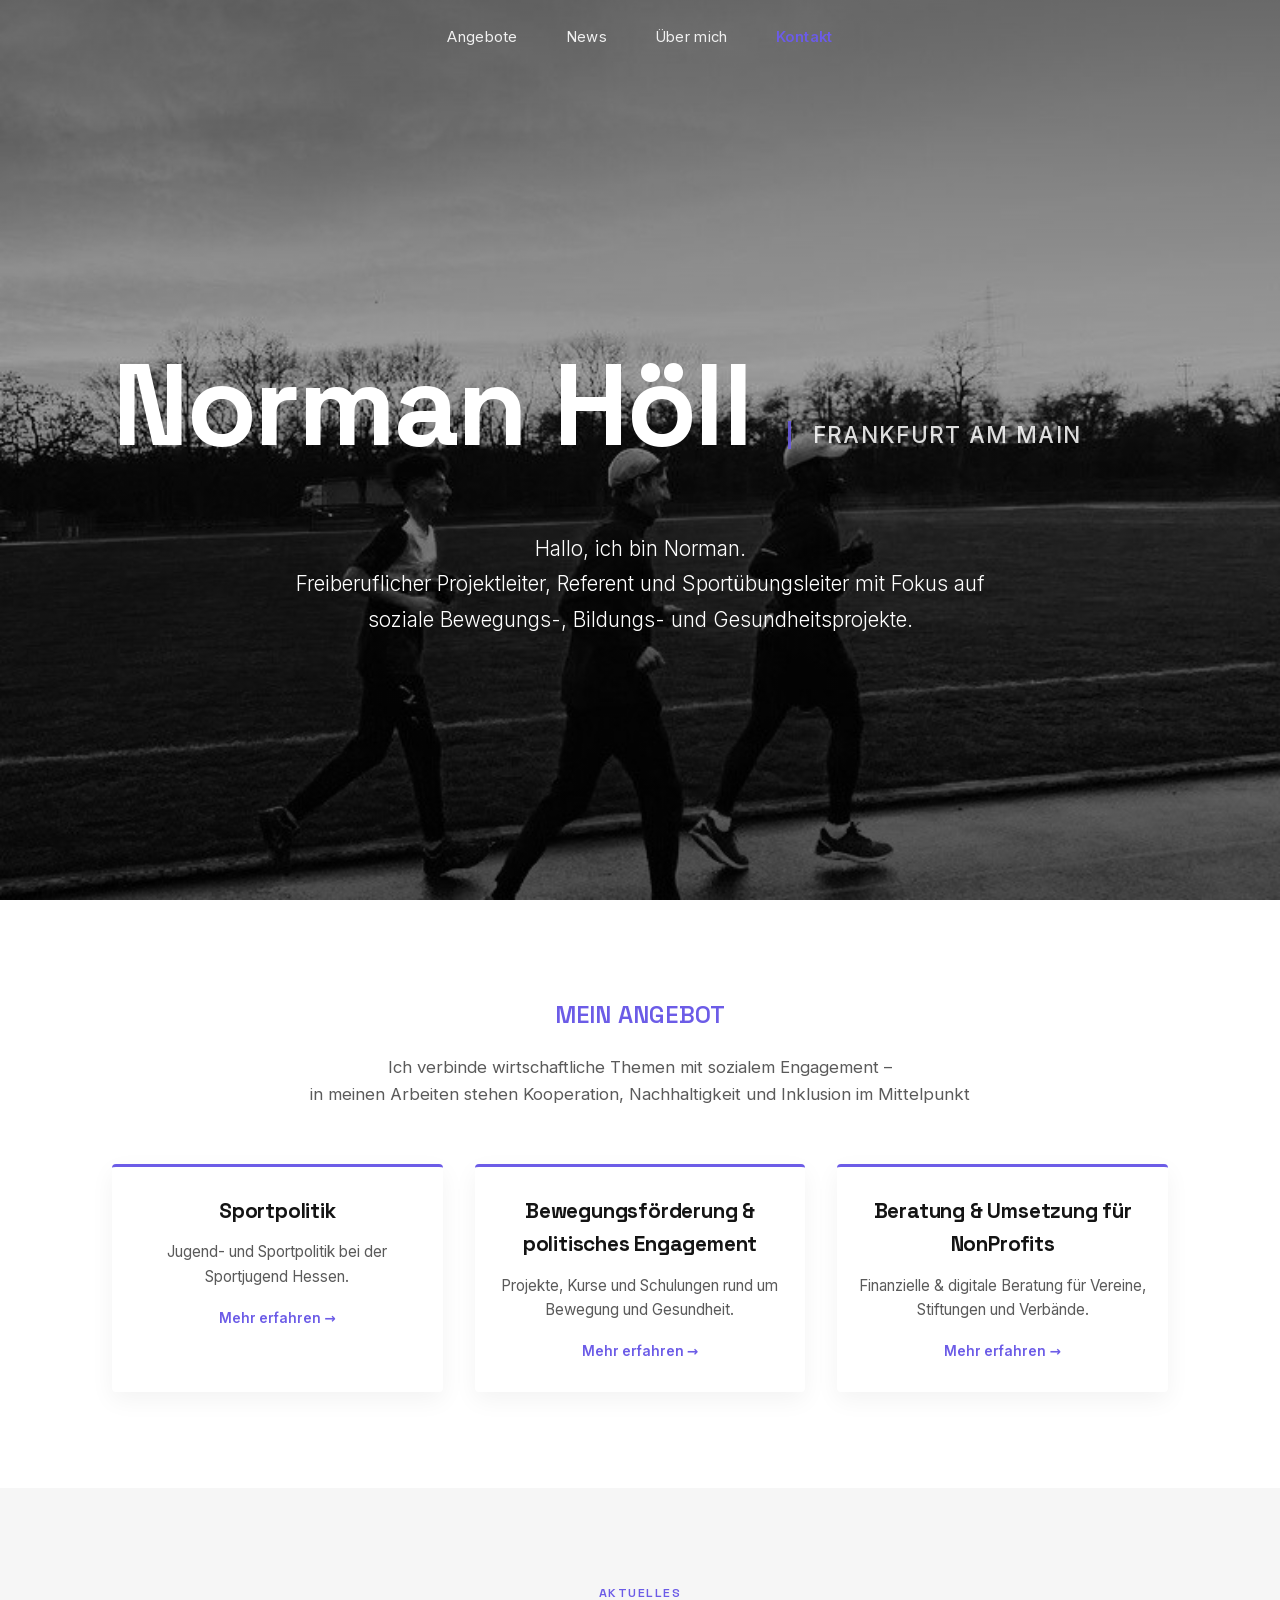
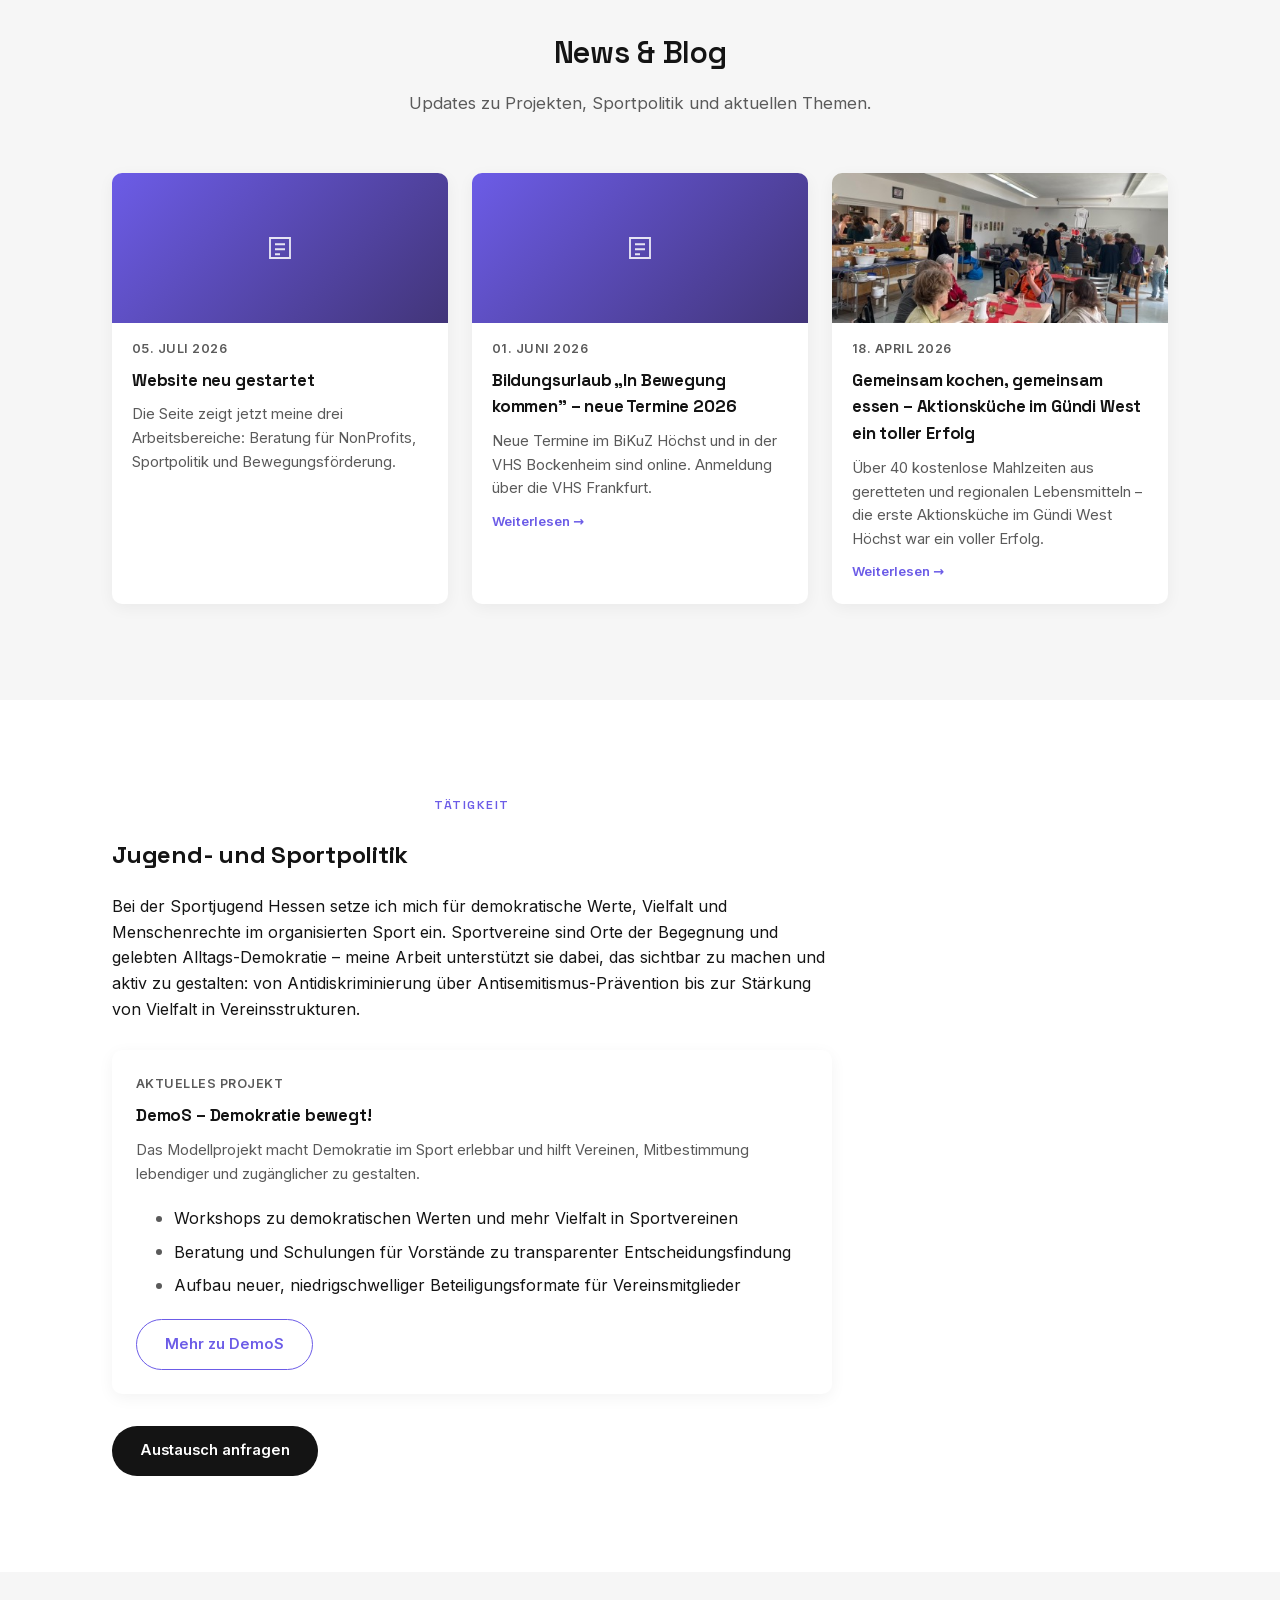
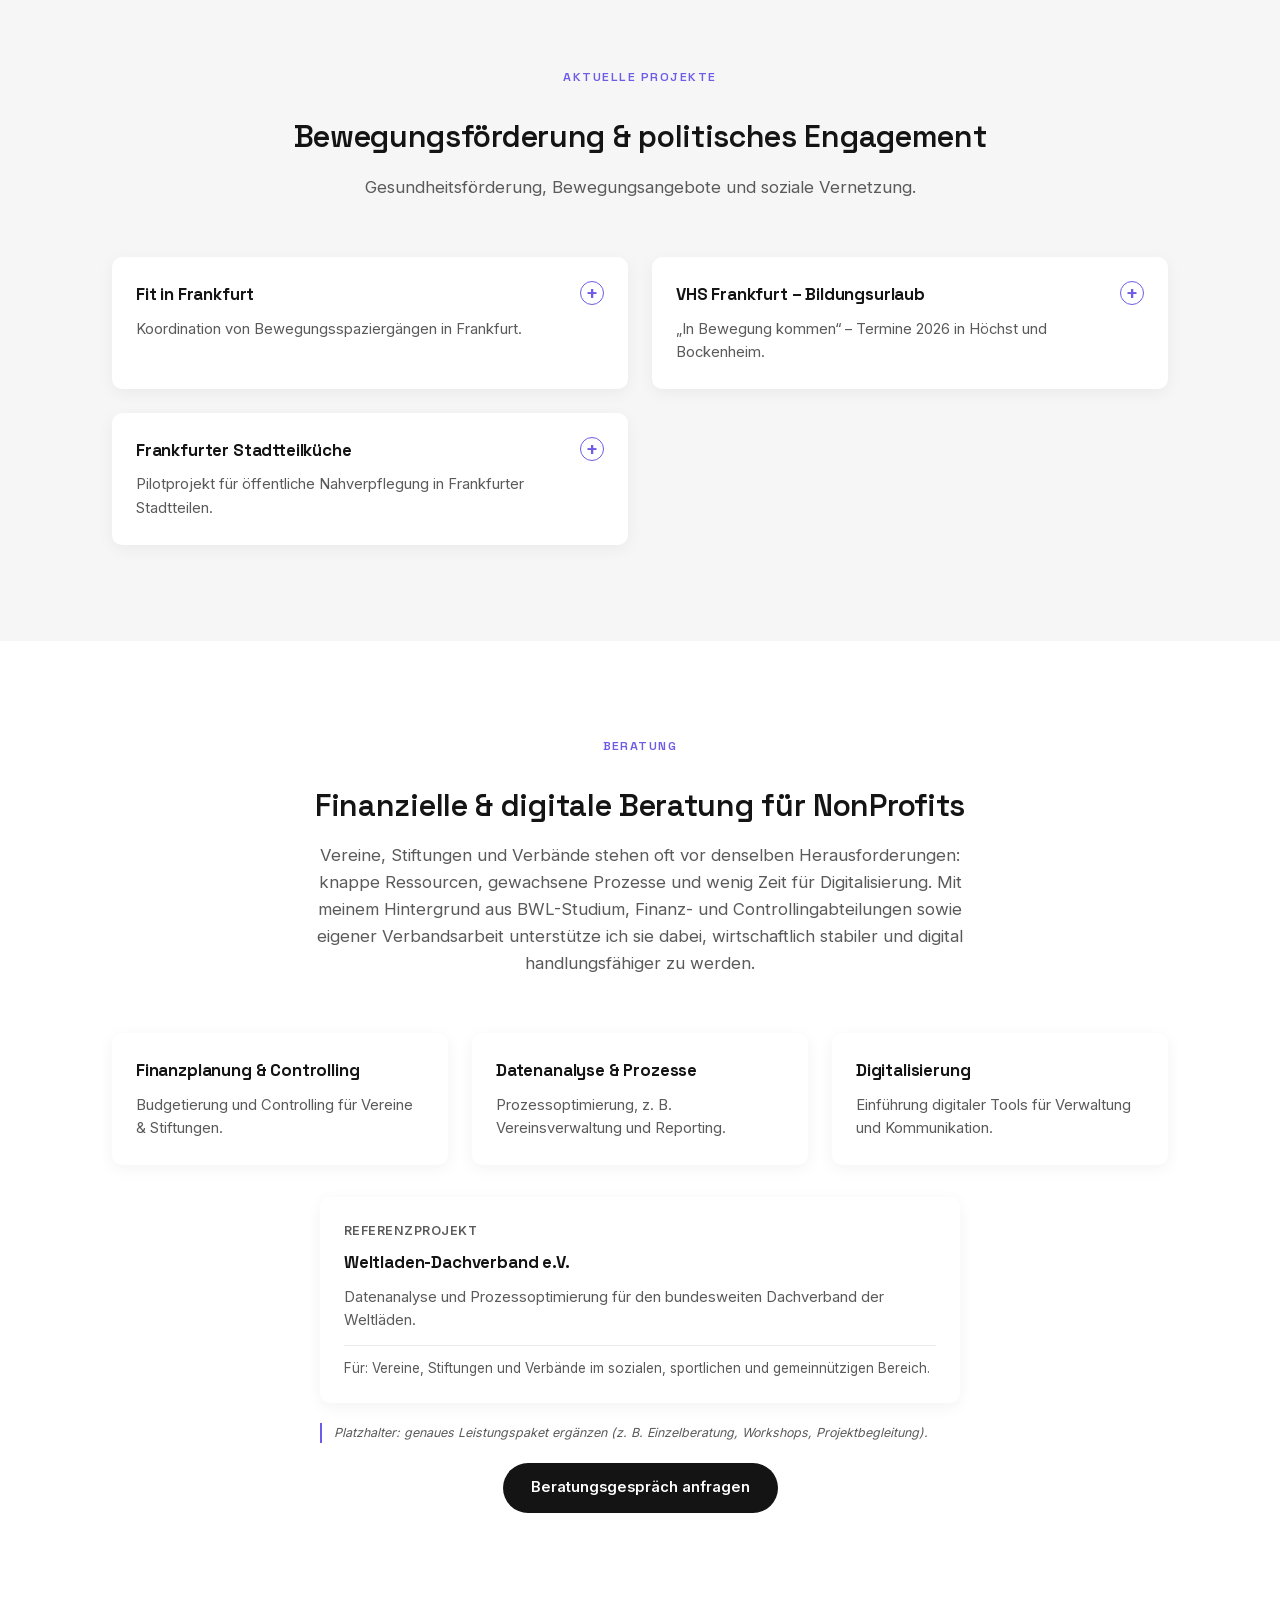
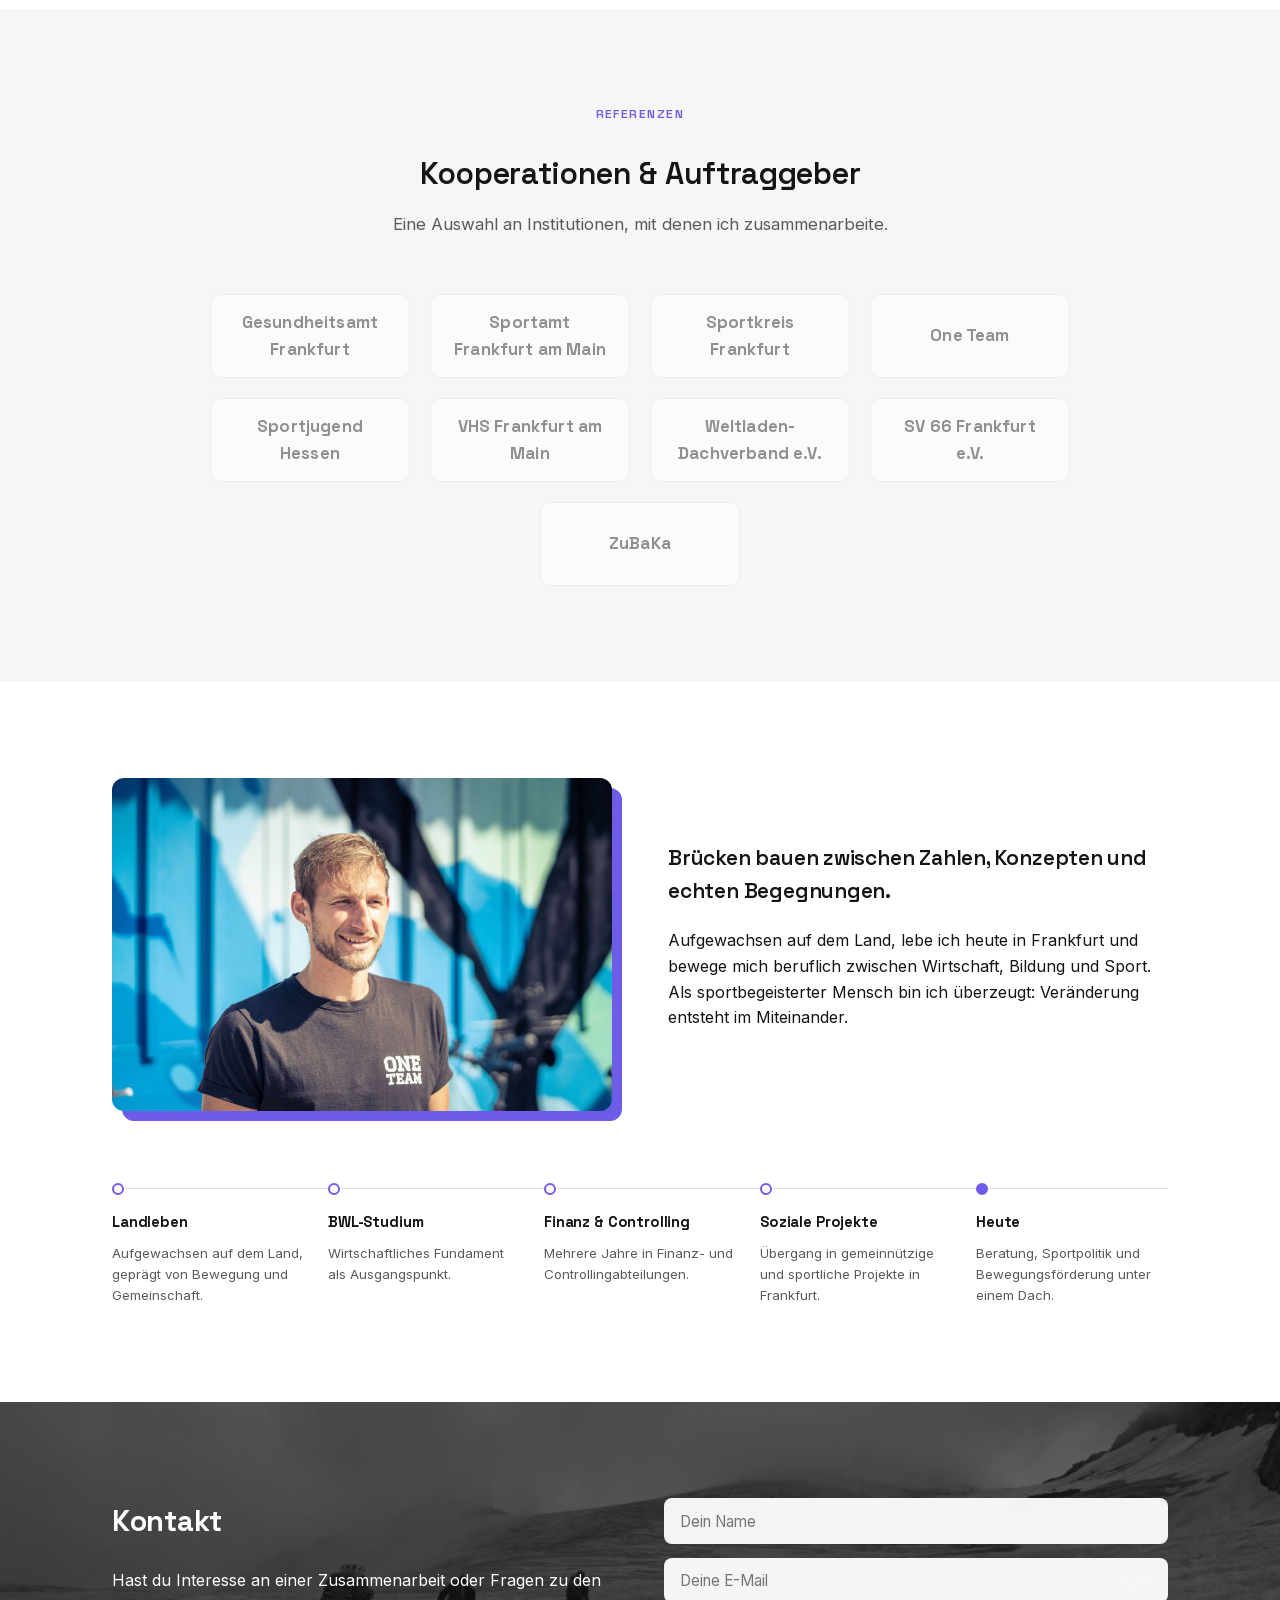
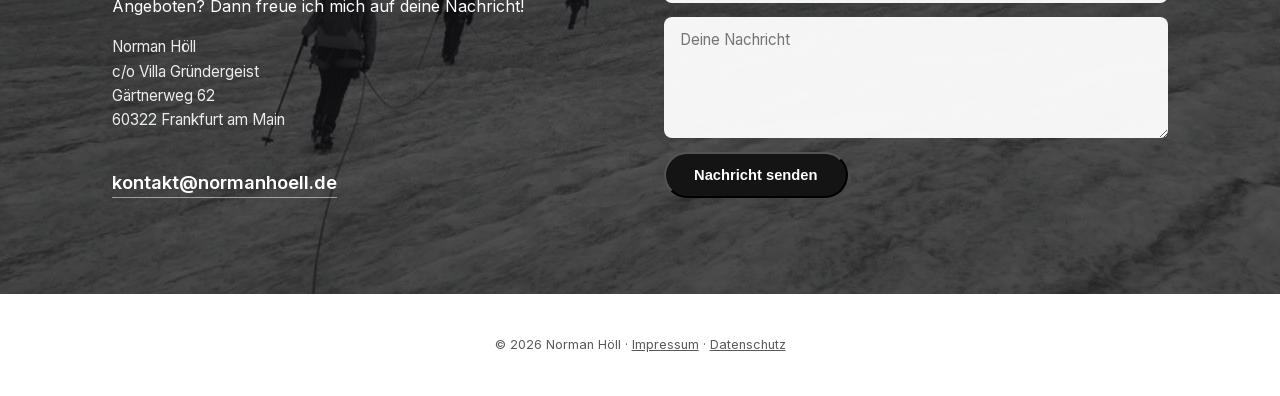
<file: index.html>
<!DOCTYPE html>
<html lang="de">
<head>
<meta charset="UTF-8" />
<meta name="viewport" content="width=device-width, initial-scale=1.0" />
<title>Norman Höll – Beratung für NonProfits, Sportpolitik &amp; Bewegungsförderung</title>
<meta name="description" content="Norman Höll: Finanzielle & digitale Beratung für NonProfits, Jugend- und Sportpolitik bei der Sportjugend Hessen und Bewegungsförderung in Frankfurt am Main." />
<link rel="canonical" href="https://normanhoell.de/" />
<meta property="og:type" content="profile" />
<meta property="og:title" content="Norman Höll – Beratung für NonProfits, Sportpolitik & Bewegungsförderung" />
<meta property="og:description" content="Finanzielle & digitale Beratung für NonProfits, Jugend- und Sportpolitik bei der Sportjugend Hessen und Bewegungsförderung in Frankfurt am Main." />
<meta property="og:url" content="https://normanhoell.de/" />
<meta property="og:image" content="https://normanhoell.de/images/hero-bewegung.jpg" />
<meta property="og:locale" content="de_DE" />
<meta name="twitter:card" content="summary_large_image" />
<link rel="stylesheet" href="css/style.css">
<script type="application/ld+json">
{
  "@context": "https://schema.org",
  "@type": "Person",
  "name": "Norman Höll",
  "url": "https://normanhoell.de/",
  "jobTitle": "Freiberuflicher Projektleiter und Referent",
  "address": {
    "@type": "PostalAddress",
    "streetAddress": "Gärtnerweg 62",
    "addressLocality": "Frankfurt am Main",
    "postalCode": "60322",
    "addressCountry": "DE"
  },
  "email": "kontakt@normanhoell.de",
  "knowsAbout": ["Sportpolitik", "Bewegungsförderung", "Finanzberatung für NonProfits", "Digitalisierung für Vereine"],
  "affiliation": {
    "@type": "Organization",
    "name": "Sportjugend Hessen"
  }
}
</script>
</head>
<body>

<nav class="nav" id="site-nav">
  <div class="wrap">
    <button type="button" class="nav-toggle" id="nav-toggle" aria-label="Menü öffnen" aria-expanded="false">
      <span></span><span></span><span></span>
    </button>
    <ul class="nav-links" id="nav-links">
      <li><a href="#angebot">Angebote</a></li>
      <li><a href="#news">News</a></li>
      <li><a href="#ueber-mich">Über mich</a></li>
      <li><a href="#kontakt">Kontakt</a></li>
    </ul>
  </div>
</nav>

<header class="hero" id="top" style="background-image: url('images/hero-bewegung.jpg');">
  <div class="hero-content wrap">
    <div class="hero-heading">
      <h1>Norman Höll</h1>
      <p class="hero-location">Frankfurt am Main</p>
    </div>
    <p class="hero-tagline" data-field="hero.tagline" data-field-format="force-break">
      Hallo, ich bin Norman.<br class="force-break">
      Freiberuflicher Projektleiter, Referent und Sportübungsleiter mit Fokus auf<br class="force-break">
      soziale Bewegungs-, Bildungs- und Gesundheitsprojekte.
    </p>
  </div>
</header>

<section id="angebot">
  <div class="wrap">
    <span class="eyebrow">Mein Angebot</span>
    <p class="section-lead" data-field="angebot.lead" data-field-format="force-break">
      Ich verbinde wirtschaftliche Themen mit sozialem Engagement –<br class="force-break">
      in meinen Arbeiten stehen Kooperation, Nachhaltigkeit und Inklusion im Mittelpunkt
    </p>
    <div class="pillars">
      <div class="pillar-card">
        <h3 data-field="angebot.pillarSportpolitikTitle">Sportpolitik</h3>
        <p data-field="angebot.pillarSportpolitikText">Jugend- und Sportpolitik bei der Sportjugend Hessen.</p>
        <a href="#sportpolitik">Mehr erfahren →</a>
      </div>
      <div class="pillar-card">
        <h3 data-field="angebot.pillarBewegungTitle">Bewegungsförderung &amp; politisches Engagement</h3>
        <p data-field="angebot.pillarBewegungText">Projekte, Kurse und Schulungen rund um Bewegung und Gesundheit.</p>
        <a href="#bewegung">Mehr erfahren →</a>
      </div>
      <div class="pillar-card">
        <h3 data-field="angebot.pillarBeratungTitle">Beratung &amp; Umsetzung für NonProfits</h3>
        <p data-field="angebot.pillarBeratungText">Finanzielle &amp; digitale Beratung für Vereine, Stiftungen und Verbände.</p>
        <a href="#beratung">Mehr erfahren →</a>
      </div>
    </div>
  </div>
</section>

<section id="news" class="section-alt">
  <div class="wrap">
    <span class="eyebrow">Aktuelles</span>
    <h2 class="section-title">News &amp; Blog</h2>
    <p class="section-lead" data-field="news.lead">Updates zu Projekten, Sportpolitik und aktuellen Themen.</p>
    <div id="news-list">
      <p class="news-empty">News werden geladen…</p>
    </div>
  </div>
</section>

<section id="sportpolitik">
  <div class="wrap">
    <div class="section-narrow">
      <span class="eyebrow">Tätigkeit</span>
      <h2>Jugend- und Sportpolitik</h2>
      <p data-field="sportpolitik.intro">
        Bei der <strong>Sportjugend Hessen</strong> setze ich mich für demokratische Werte, Vielfalt und
        Menschenrechte im organisierten Sport ein. Sportvereine sind Orte der Begegnung und gelebten
        Alltags-Demokratie – meine Arbeit unterstützt sie dabei, das sichtbar zu machen und aktiv zu
        gestalten: von Antidiskriminierung über Antisemitismus-Prävention bis zur Stärkung von Vielfalt
        in Vereinsstrukturen.
      </p>
      <div class="info-card">
        <span class="info-date" data-field="sportpolitik.projectLabel">Aktuelles Projekt</span>
        <h4 data-field="sportpolitik.projectTitle">DemoS – Demokratie bewegt!</h4>
        <p data-field="sportpolitik.projectText">Das Modellprojekt macht Demokratie im Sport erlebbar und hilft Vereinen, Mitbestimmung lebendiger und zugänglicher zu gestalten.</p>
        <ul class="dot-list">
          <li data-field="sportpolitik.bullet1">Workshops zu demokratischen Werten und mehr Vielfalt in Sportvereinen</li>
          <li data-field="sportpolitik.bullet2">Beratung und Schulungen für Vorstände zu transparenter Entscheidungsfindung</li>
          <li data-field="sportpolitik.bullet3">Aufbau neuer, niedrigschwelliger Beteiligungsformate für Vereinsmitglieder</li>
        </ul>
        <a href="https://www.sportjugend-hessen.de/themen/demokratiestaerkung#c1811" class="cta-button is-ghost" target="_blank" rel="noopener">Mehr zu DemoS</a>
      </div>
      <a href="#kontakt" class="cta-button">Austausch anfragen</a>
    </div>
  </div>
</section>

<section id="bewegung" class="section-alt">
  <div class="wrap">
    <span class="eyebrow">Aktuelle Projekte</span>
    <h2 class="section-title">Bewegungsförderung &amp; politisches Engagement</h2>
    <p class="section-lead" data-field="bewegung.lead">
      Gesundheitsförderung, Bewegungsangebote und soziale Vernetzung.
    </p>
    <div class="card-grid card-grid-2">
      <details class="info-card">
        <summary>
          <h4 data-field="bewegung.fitTitle">Fit in Frankfurt</h4>
          <p data-field="bewegung.fitSummary">Koordination von Bewegungsspaziergängen in Frankfurt.</p>
        </summary>
        <div class="info-card-detail">
          <p data-field="bewegung.fitDetail">
            Regelmäßige, kostenlose Bewegungsspaziergänge für Menschen jeden Alters in Frankfurt –
            in Kooperation mit dem Gesundheitsamt Frankfurt und dem Sportamt Frankfurt am Main.
          </p>
          <a href="https://frankfurt.de/gutgehts/fitinfrankfurt" class="cta-button is-ghost" target="_blank" rel="noopener">Zur Projektseite</a>
        </div>
      </details>
      <details class="info-card">
        <summary>
          <h4 data-field="bewegung.vhsTitle">VHS Frankfurt – Bildungsurlaub</h4>
          <p data-field="bewegung.vhsSummary">„In Bewegung kommen" – Termine 2026 in Höchst und Bockenheim.</p>
        </summary>
        <div class="info-card-detail">
          <p data-field="bewegung.vhsDetail" data-field-format="break">
            06.–10. Juli 2026, BiKuZ Höchst<br>
            05.–09. Oktober 2026, BiKuZ Höchst<br>
            23.–27. November 2026, VHS Bockenheim
          </p>
          <a href="https://vhs.frankfurt.de/de/portal#/search/result?search=höll" class="cta-button is-ghost" target="_blank" rel="noopener">Zur Anmeldung</a>
        </div>
      </details>
      <details class="info-card">
        <summary>
          <h4 data-field="bewegung.kuecheTitle">Frankfurter Stadtteilküche</h4>
          <p data-field="bewegung.kuecheSummary">Pilotprojekt für öffentliche Nahverpflegung in Frankfurter Stadtteilen.</p>
        </summary>
        <div class="info-card-detail">
          <p>
            <span data-field="bewegung.kuecheDetail">Die Frankfurter Stadtteilküche erprobt öffentliche Kochaktionen als gelebte Forderung nach
            einer fürsorgenden Stadt: Ernährung soll so selbstverständlich zur Stadt gehören wie
            Bibliotheken oder Schwimmbäder. Ziel ist eine öffentliche Nahverpflegung für alle
            (#ÖNVP) in jedem Frankfurter Stadtteil.</span>
            <a href="#news">Mehr dazu in den News</a>
          </p>
          <a href="https://frankfurter-stadtteilkueche.org" class="cta-button is-ghost" target="_blank" rel="noopener">Zur Projektseite</a>
        </div>
      </details>
    </div>
  </div>
</section>

<section id="beratung">
  <div class="wrap">
    <span class="eyebrow">Beratung</span>
    <h2 class="section-title">Finanzielle &amp; digitale Beratung für NonProfits</h2>
    <p class="section-lead" data-field="beratung.lead">
      Vereine, Stiftungen und Verbände stehen oft vor denselben Herausforderungen: knappe Ressourcen,
      gewachsene Prozesse und wenig Zeit für Digitalisierung. Mit meinem Hintergrund aus BWL-Studium,
      Finanz- und Controllingabteilungen sowie eigener Verbandsarbeit unterstütze ich sie dabei,
      wirtschaftlich stabiler und digital handlungsfähiger zu werden.
    </p>
    <div class="card-grid card-grid-3">
      <div class="info-card">
        <h4 data-field="beratung.service1Title">Finanzplanung &amp; Controlling</h4>
        <p data-field="beratung.service1Text">Budgetierung und Controlling für Vereine &amp; Stiftungen.</p>
      </div>
      <div class="info-card">
        <h4 data-field="beratung.service2Title">Datenanalyse &amp; Prozesse</h4>
        <p data-field="beratung.service2Text">Prozessoptimierung, z.&nbsp;B. Vereinsverwaltung und Reporting.</p>
      </div>
      <div class="info-card">
        <h4 data-field="beratung.service3Title">Digitalisierung</h4>
        <p data-field="beratung.service3Text">Einführung digitaler Tools für Verwaltung und Kommunikation.</p>
      </div>
    </div>
    <div class="info-card is-feature">
      <span class="info-date">Referenzprojekt</span>
      <h4 data-field="beratung.referenceTitle">Weltladen-Dachverband e.V.</h4>
      <p data-field="beratung.referenceText">Datenanalyse und Prozessoptimierung für den bundesweiten Dachverband der Weltläden.</p>
      <p class="info-target" data-field="beratung.referenceTarget">Für: Vereine, Stiftungen und Verbände im sozialen, sportlichen und gemeinnützigen Bereich.</p>
    </div>
    <p class="placeholder-note" data-field="beratung.placeholderNote">
      Platzhalter: genaues Leistungspaket ergänzen (z.&nbsp;B. Einzelberatung, Workshops, Projektbegleitung).
    </p>
    <div class="cta-row is-centered">
      <a href="#kontakt" class="cta-button">Beratungsgespräch anfragen</a>
    </div>
  </div>
</section>

<section id="referenzen" class="section-alt">
  <div class="wrap">
    <span class="eyebrow">Referenzen</span>
    <h2 class="section-title">Kooperationen &amp; Auftraggeber</h2>
    <p class="section-lead">Eine Auswahl an Institutionen, mit denen ich zusammenarbeite.</p>
    <div class="logo-wall">
      <div class="logo-item logo-text">Gesundheitsamt Frankfurt</div>
      <div class="logo-item logo-text">Sportamt Frankfurt am Main</div>
      <div class="logo-item logo-text">Sportkreis Frankfurt</div>
      <div class="logo-item logo-text">One Team</div>
      <div class="logo-item logo-text">Sportjugend Hessen</div>
      <div class="logo-item logo-text">VHS Frankfurt am Main</div>
      <div class="logo-item logo-text">Weltladen-Dachverband e.V.</div>
      <div class="logo-item logo-text">SV 66 Frankfurt e.V.</div>
      <div class="logo-item logo-text">ZuBaKa</div>
    </div>
  </div>
</section>

<section id="ueber-mich">
  <div class="wrap">
    <div class="split">
      <div class="about-photo">
        <img src="images/portrait-norman.jpg" alt="Norman Höll">
      </div>
      <div>
        <p class="about-quote" data-field="ueberMich.quote">Brücken bauen zwischen Zahlen, Konzepten und echten Begegnungen.</p>
        <p data-field="ueberMich.bio">
          Aufgewachsen auf dem Land, lebe ich heute in Frankfurt und bewege mich beruflich zwischen
          Wirtschaft, Bildung und Sport. Als sportbegeisterter Mensch bin ich überzeugt:
          <strong>Veränderung entsteht im Miteinander.</strong>
        </p>
      </div>
    </div>
    <div class="timeline">
      <div class="timeline-step">
        <span class="timeline-dot"></span>
        <h4 data-field="ueberMich.step1Title">Landleben</h4>
        <p data-field="ueberMich.step1Text">Aufgewachsen auf dem Land, geprägt von Bewegung und Gemeinschaft.</p>
      </div>
      <div class="timeline-step">
        <span class="timeline-dot"></span>
        <h4 data-field="ueberMich.step2Title">BWL-Studium</h4>
        <p data-field="ueberMich.step2Text">Wirtschaftliches Fundament als Ausgangspunkt.</p>
      </div>
      <div class="timeline-step">
        <span class="timeline-dot"></span>
        <h4 data-field="ueberMich.step3Title">Finanz &amp; Controlling</h4>
        <p data-field="ueberMich.step3Text">Mehrere Jahre in Finanz- und Controllingabteilungen.</p>
      </div>
      <div class="timeline-step">
        <span class="timeline-dot"></span>
        <h4 data-field="ueberMich.step4Title">Soziale Projekte</h4>
        <p data-field="ueberMich.step4Text">Übergang in gemeinnützige und sportliche Projekte in Frankfurt.</p>
      </div>
      <div class="timeline-step is-current">
        <span class="timeline-dot"></span>
        <h4 data-field="ueberMich.step5Title">Heute</h4>
        <p data-field="ueberMich.step5Text">Beratung, Sportpolitik und Bewegungsförderung unter einem Dach.</p>
      </div>
    </div>
  </div>
</section>

<section id="kontakt" class="contact" style="background-image: url('images/hero-kontakt.jpg');">
  <div class="wrap">
    <div>
      <h2>Kontakt</h2>
      <p data-field="kontakt.intro">Hast du Interesse an einer Zusammenarbeit oder Fragen zu den Angeboten? Dann freue ich mich auf deine Nachricht!</p>
      <p class="contact-address">
        Norman Höll<br>
        c/o Villa Gründergeist<br>
        Gärtnerweg 62<br>
        60322 Frankfurt am Main
      </p>
      <a href="mailto:kontakt@normanhoell.de" class="contact-mail">kontakt@normanhoell.de</a>
    </div>
    <form class="contact-form" name="kontakt" method="POST" data-netlify="true" netlify-honeypot="firma">
      <input type="hidden" name="form-name" value="kontakt" />
      <input type="text" name="firma" style="display:none" tabindex="-1" autocomplete="off" />
      <input type="text" name="name" placeholder="Dein Name" required>
      <input type="email" name="email" placeholder="Deine E-Mail" required>
      <textarea name="nachricht" placeholder="Deine Nachricht" required></textarea>
      <button type="submit" class="cta-button">Nachricht senden</button>
    </form>
  </div>
</section>

<footer>
  <div class="wrap">
    <p>&copy; <span id="year"></span> Norman Höll · <a href="/impressum.html">Impressum</a> · <a href="/datenschutz.html">Datenschutz</a></p>
  </div>
</footer>

<script src="js/main.js"></script>
</body>
</html>
</file>
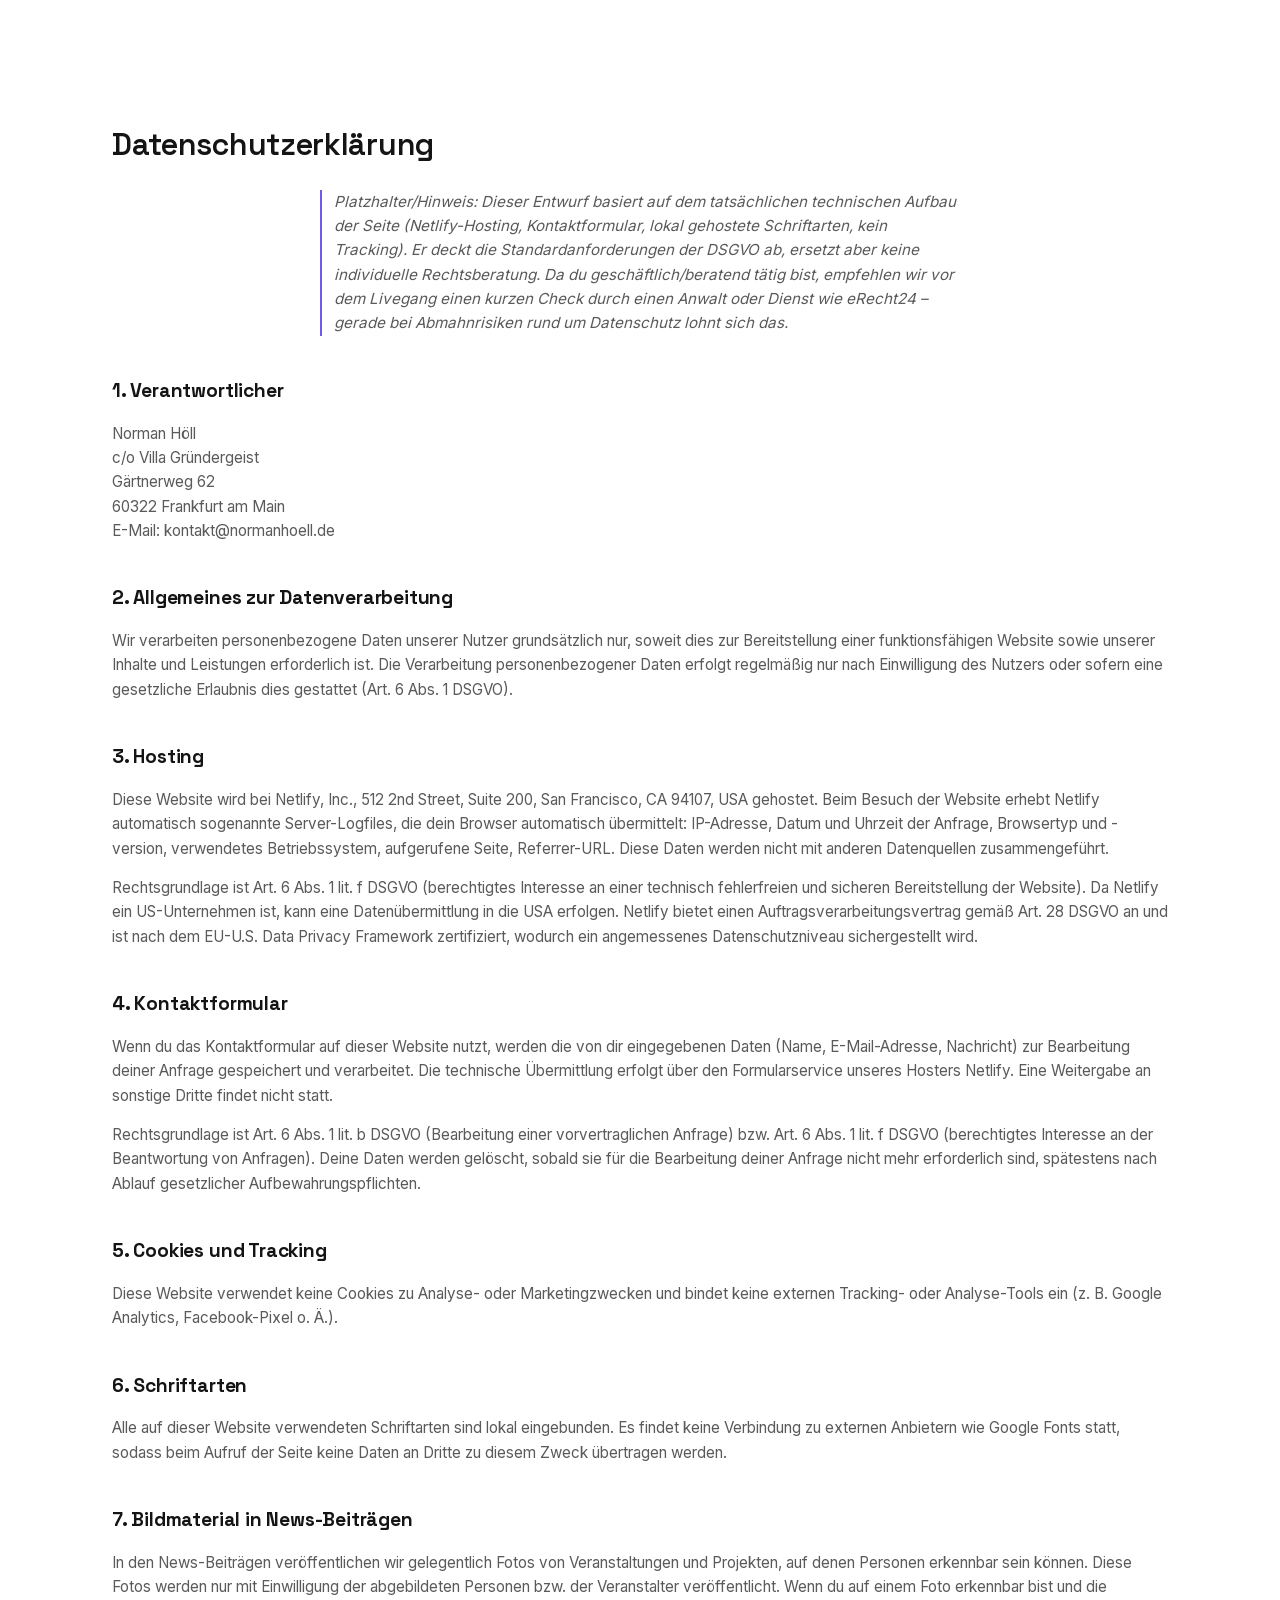
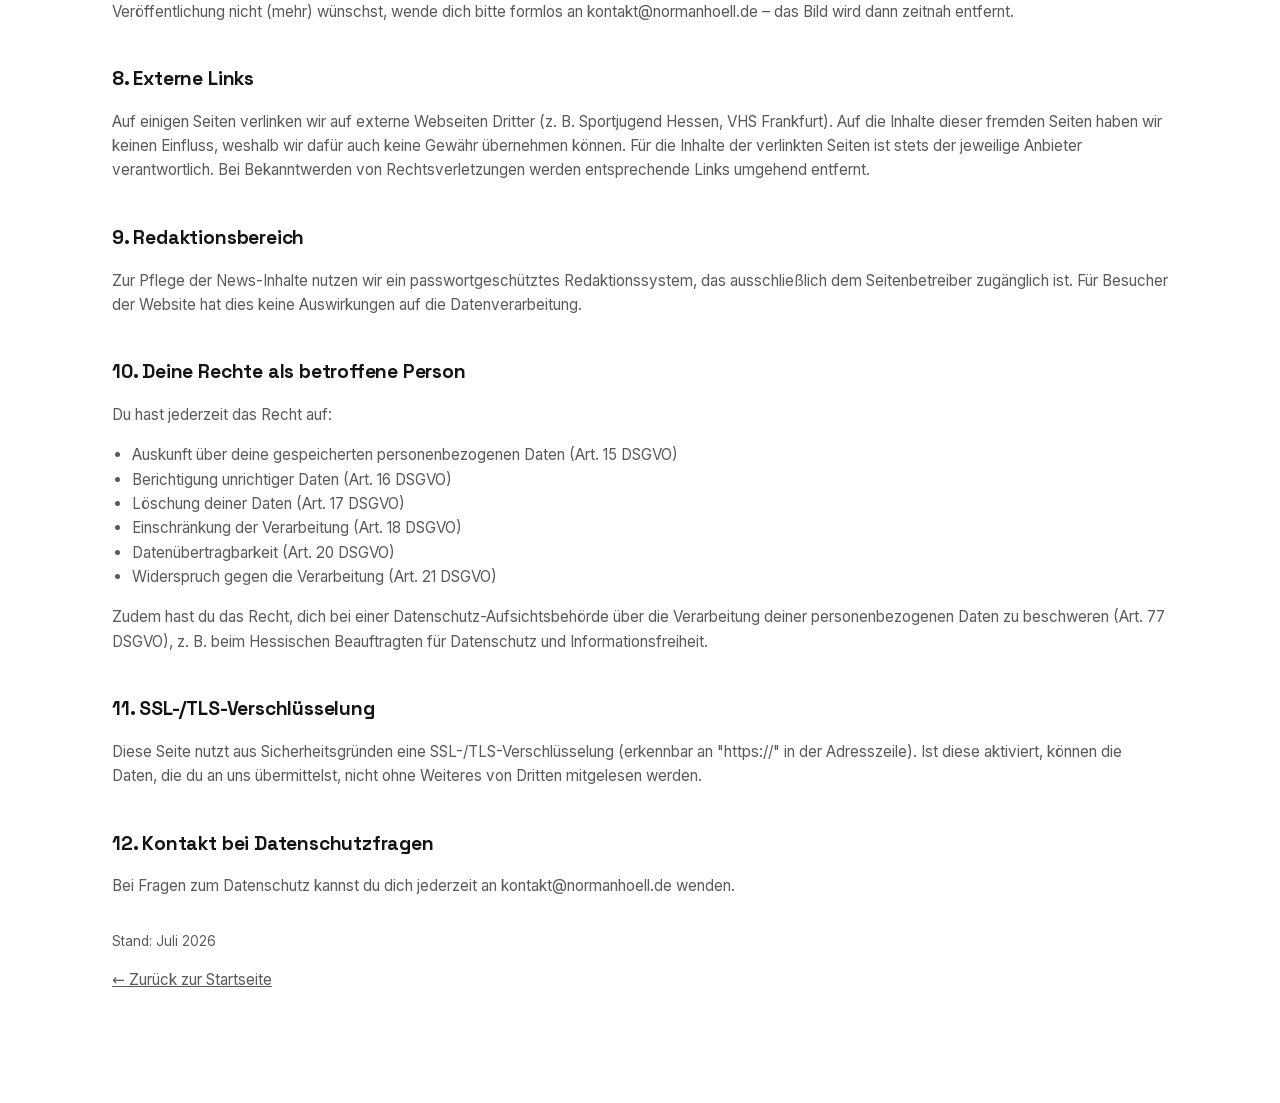
<file: datenschutz.html>
<!DOCTYPE html>
<html lang="de">
<head>
<meta charset="UTF-8" />
<meta name="viewport" content="width=device-width, initial-scale=1.0" />
<title>Datenschutzerklärung – Norman Höll</title>
<meta name="robots" content="noindex">
<link rel="stylesheet" href="css/style.css">
<style>
  .legal-content h3 { font-size: 1.2rem; margin: 40px 0 12px; }
  .legal-content h4 { font-size: 1rem; margin: 20px 0 8px; }
  .legal-content p, .legal-content li { color: var(--color-text-muted); font-size: 0.95rem; }
  .legal-content ul { padding-left: 20px; }
</style>
</head>
<body>
<section>
  <div class="wrap legal-content">
    <h2 class="section-title" style="text-align:left">Datenschutzerklärung</h2>

    <p class="placeholder-note">
      Platzhalter/Hinweis: Dieser Entwurf basiert auf dem tatsächlichen technischen Aufbau der Seite
      (Netlify-Hosting, Kontaktformular, lokal gehostete Schriftarten, kein Tracking). Er deckt die
      Standardanforderungen der DSGVO ab, ersetzt aber keine individuelle Rechtsberatung. Da du
      geschäftlich/beratend tätig bist, empfehlen wir vor dem Livegang einen kurzen Check durch einen
      Anwalt oder Dienst wie eRecht24 – gerade bei Abmahnrisiken rund um Datenschutz lohnt sich das.
    </p>

    <h3>1. Verantwortlicher</h3>
    <p>
      Norman Höll<br>
      c/o Villa Gründergeist<br>
      Gärtnerweg 62<br>
      60322 Frankfurt am Main<br>
      E-Mail: kontakt@normanhoell.de
    </p>

    <h3>2. Allgemeines zur Datenverarbeitung</h3>
    <p>
      Wir verarbeiten personenbezogene Daten unserer Nutzer grundsätzlich nur, soweit dies zur
      Bereitstellung einer funktionsfähigen Website sowie unserer Inhalte und Leistungen erforderlich
      ist. Die Verarbeitung personenbezogener Daten erfolgt regelmäßig nur nach Einwilligung des
      Nutzers oder sofern eine gesetzliche Erlaubnis dies gestattet (Art. 6 Abs. 1 DSGVO).
    </p>

    <h3>3. Hosting</h3>
    <p>
      Diese Website wird bei Netlify, Inc., 512 2nd Street, Suite 200, San Francisco, CA 94107, USA
      gehostet. Beim Besuch der Website erhebt Netlify automatisch sogenannte Server-Logfiles, die dein
      Browser automatisch übermittelt: IP-Adresse, Datum und Uhrzeit der Anfrage, Browsertyp und
      -version, verwendetes Betriebssystem, aufgerufene Seite, Referrer-URL. Diese Daten werden nicht
      mit anderen Datenquellen zusammengeführt.
    </p>
    <p>
      Rechtsgrundlage ist Art. 6 Abs. 1 lit. f DSGVO (berechtigtes Interesse an einer technisch
      fehlerfreien und sicheren Bereitstellung der Website). Da Netlify ein US-Unternehmen ist, kann
      eine Datenübermittlung in die USA erfolgen. Netlify bietet einen Auftragsverarbeitungsvertrag
      gemäß Art. 28 DSGVO an und ist nach dem EU-U.S. Data Privacy Framework zertifiziert, wodurch ein
      angemessenes Datenschutzniveau sichergestellt wird.
    </p>

    <h3>4. Kontaktformular</h3>
    <p>
      Wenn du das Kontaktformular auf dieser Website nutzt, werden die von dir eingegebenen Daten
      (Name, E-Mail-Adresse, Nachricht) zur Bearbeitung deiner Anfrage gespeichert und verarbeitet. Die
      technische Übermittlung erfolgt über den Formularservice unseres Hosters Netlify. Eine Weitergabe
      an sonstige Dritte findet nicht statt.
    </p>
    <p>
      Rechtsgrundlage ist Art. 6 Abs. 1 lit. b DSGVO (Bearbeitung einer vorvertraglichen Anfrage) bzw.
      Art. 6 Abs. 1 lit. f DSGVO (berechtigtes Interesse an der Beantwortung von Anfragen). Deine Daten
      werden gelöscht, sobald sie für die Bearbeitung deiner Anfrage nicht mehr erforderlich sind,
      spätestens nach Ablauf gesetzlicher Aufbewahrungspflichten.
    </p>

    <h3>5. Cookies und Tracking</h3>
    <p>
      Diese Website verwendet keine Cookies zu Analyse- oder Marketingzwecken und bindet keine externen
      Tracking- oder Analyse-Tools ein (z.&nbsp;B. Google Analytics, Facebook-Pixel o.&nbsp;Ä.).
    </p>

    <h3>6. Schriftarten</h3>
    <p>
      Alle auf dieser Website verwendeten Schriftarten sind lokal eingebunden. Es findet keine
      Verbindung zu externen Anbietern wie Google Fonts statt, sodass beim Aufruf der Seite keine Daten
      an Dritte zu diesem Zweck übertragen werden.
    </p>

    <h3>7. Bildmaterial in News-Beiträgen</h3>
    <p>
      In den News-Beiträgen veröffentlichen wir gelegentlich Fotos von Veranstaltungen und Projekten, auf
      denen Personen erkennbar sein können. Diese Fotos werden nur mit Einwilligung der abgebildeten
      Personen bzw. der Veranstalter veröffentlicht. Wenn du auf einem Foto erkennbar bist und die
      Veröffentlichung nicht (mehr) wünschst, wende dich bitte formlos an kontakt@normanhoell.de – das
      Bild wird dann zeitnah entfernt.
    </p>

    <h3>8. Externe Links</h3>
    <p>
      Auf einigen Seiten verlinken wir auf externe Webseiten Dritter (z.&nbsp;B. Sportjugend Hessen, VHS
      Frankfurt). Auf die Inhalte dieser fremden Seiten haben wir keinen Einfluss, weshalb wir dafür auch
      keine Gewähr übernehmen können. Für die Inhalte der verlinkten Seiten ist stets der jeweilige
      Anbieter verantwortlich. Bei Bekanntwerden von Rechtsverletzungen werden entsprechende Links
      umgehend entfernt.
    </p>

    <h3>9. Redaktionsbereich</h3>
    <p>
      Zur Pflege der News-Inhalte nutzen wir ein passwortgeschütztes Redaktionssystem, das ausschließlich
      dem Seitenbetreiber zugänglich ist. Für Besucher der Website hat dies keine Auswirkungen auf die
      Datenverarbeitung.
    </p>

    <h3>10. Deine Rechte als betroffene Person</h3>
    <p>Du hast jederzeit das Recht auf:</p>
    <ul>
      <li>Auskunft über deine gespeicherten personenbezogenen Daten (Art. 15 DSGVO)</li>
      <li>Berichtigung unrichtiger Daten (Art. 16 DSGVO)</li>
      <li>Löschung deiner Daten (Art. 17 DSGVO)</li>
      <li>Einschränkung der Verarbeitung (Art. 18 DSGVO)</li>
      <li>Datenübertragbarkeit (Art. 20 DSGVO)</li>
      <li>Widerspruch gegen die Verarbeitung (Art. 21 DSGVO)</li>
    </ul>
    <p>
      Zudem hast du das Recht, dich bei einer Datenschutz-Aufsichtsbehörde über die Verarbeitung deiner
      personenbezogenen Daten zu beschweren (Art. 77 DSGVO), z.&nbsp;B. beim Hessischen Beauftragten für
      Datenschutz und Informationsfreiheit.
    </p>

    <h3>11. SSL-/TLS-Verschlüsselung</h3>
    <p>
      Diese Seite nutzt aus Sicherheitsgründen eine SSL-/TLS-Verschlüsselung (erkennbar an "https://" in
      der Adresszeile). Ist diese aktiviert, können die Daten, die du an uns übermittelst, nicht ohne
      Weiteres von Dritten mitgelesen werden.
    </p>

    <h3>12. Kontakt bei Datenschutzfragen</h3>
    <p>
      Bei Fragen zum Datenschutz kannst du dich jederzeit an kontakt@normanhoell.de wenden.
    </p>

    <p style="margin-top:32px; font-size:0.85rem;">Stand: Juli 2026</p>

    <p><a href="/">&larr; Zurück zur Startseite</a></p>
  </div>
</section>
</body>
</html>
</file>
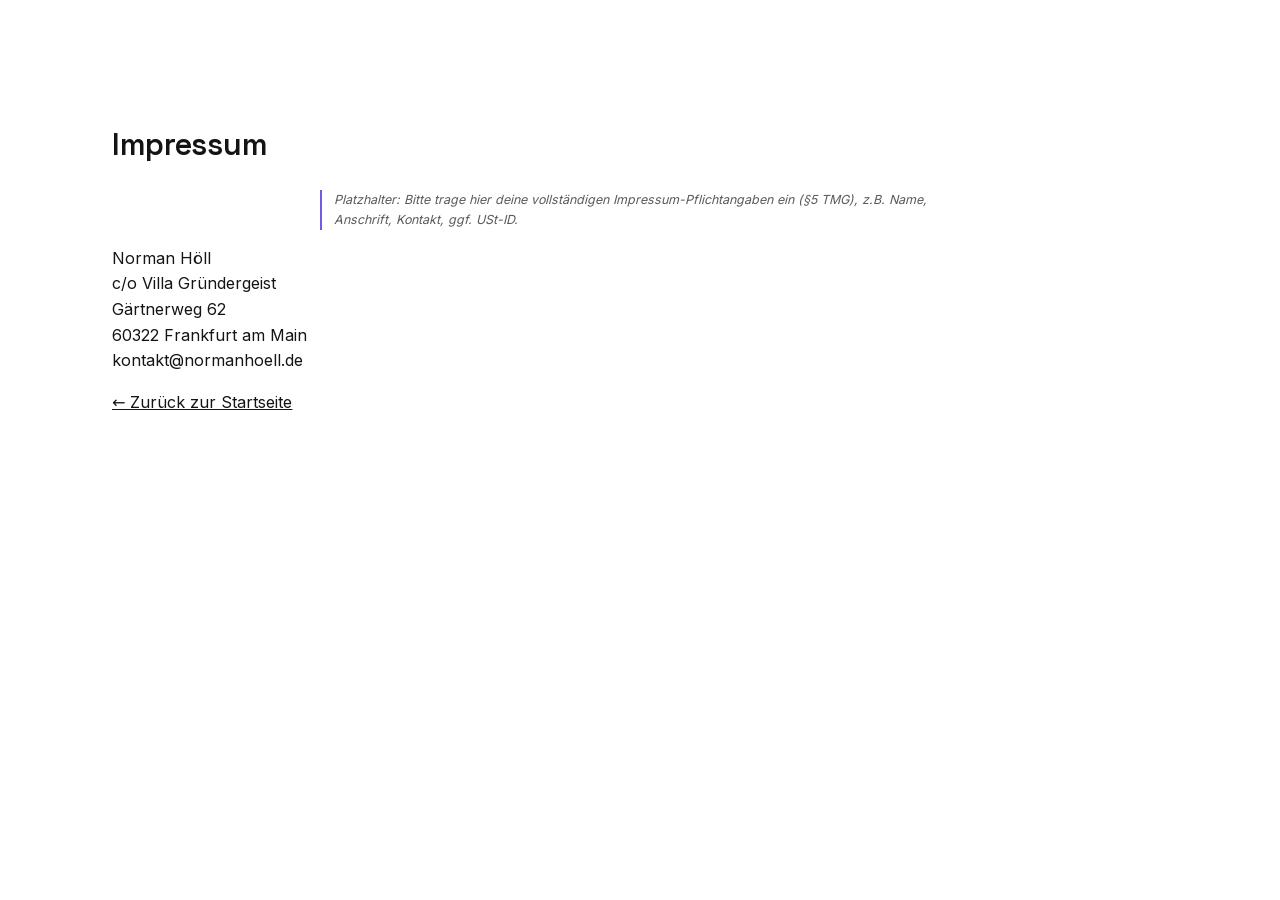
<file: impressum.html>
<!DOCTYPE html>
<html lang="de">
<head>
<meta charset="UTF-8" />
<meta name="viewport" content="width=device-width, initial-scale=1.0" />
<title>Impressum – Norman Höll</title>
<link rel="stylesheet" href="css/style.css">
</head>
<body>
<section>
  <div class="wrap">
    <h2 class="section-title" style="text-align:left">Impressum</h2>
    <p class="placeholder-note">
      Platzhalter: Bitte trage hier deine vollständigen Impressum-Pflichtangaben ein (§5 TMG),
      z.B. Name, Anschrift, Kontakt, ggf. USt-ID.
    </p>
    <p>
      Norman Höll<br>
      c/o Villa Gründergeist<br>
      Gärtnerweg 62<br>
      60322 Frankfurt am Main<br>
      kontakt@normanhoell.de
    </p>
    <p><a href="/">&larr; Zurück zur Startseite</a></p>
  </div>
</section>
</body>
</html>
</file>
<file: css/style.css>
@font-face {
  font-family: "Inter";
  font-style: normal;
  font-weight: 300;
  font-display: swap;
  src: url("../fonts/inter-variable.woff2") format("woff2");
}
@font-face {
  font-family: "Inter";
  font-style: normal;
  font-weight: 400;
  font-display: swap;
  src: url("../fonts/inter-variable.woff2") format("woff2");
}
@font-face {
  font-family: "Inter";
  font-style: normal;
  font-weight: 500;
  font-display: swap;
  src: url("../fonts/inter-variable.woff2") format("woff2");
}
@font-face {
  font-family: "Inter";
  font-style: normal;
  font-weight: 600;
  font-display: swap;
  src: url("../fonts/inter-variable.woff2") format("woff2");
}
@font-face {
  font-family: "Space Grotesk";
  font-style: normal;
  font-weight: 500;
  font-display: swap;
  src: url("../fonts/space-grotesk-variable.woff2") format("woff2");
}
@font-face {
  font-family: "Space Grotesk";
  font-style: normal;
  font-weight: 600;
  font-display: swap;
  src: url("../fonts/space-grotesk-variable.woff2") format("woff2");
}
@font-face {
  font-family: "Space Grotesk";
  font-style: normal;
  font-weight: 700;
  font-display: swap;
  src: url("../fonts/space-grotesk-variable.woff2") format("woff2");
}

:root {
  --color-bg: #f6f6f6;
  --color-bg-white: #ffffff;
  --color-text: #141414;
  --color-text-muted: #5a5a5a;
  --color-accent: #6c5ce7;
  --color-line: #141414;
  --max-width: 1120px;
  --font-main: "Inter", "Segoe UI", system-ui, sans-serif;
  --font-heading: "Space Grotesk", "Inter", system-ui, sans-serif;
}

* { box-sizing: border-box; }

html { scroll-behavior: smooth; }

body {
  margin: 0;
  font-family: var(--font-main);
  color: var(--color-text);
  background: var(--color-bg-white);
  line-height: 1.6;
}

img { max-width: 100%; display: block; }

h1, h2, h3, h4, .eyebrow, .about-quote {
  font-family: var(--font-heading);
  letter-spacing: -0.01em;
}

.wrap {
  max-width: var(--max-width);
  margin: 0 auto;
  padding: 0 32px;
}

a { color: inherit; }

/* Nav */
.nav {
  position: fixed;
  top: 0;
  left: 0;
  right: 0;
  z-index: 50;
  padding: 24px 0;
  transition: background 0.3s ease;
}
.nav.is-scrolled {
  background: rgba(255, 255, 255, 0.92);
  backdrop-filter: blur(6px);
}
.nav .wrap {
  display: flex;
  justify-content: center;
  align-items: center;
  position: relative;
}
.nav.is-scrolled .nav-links a { color: var(--color-text); }
.nav-links {
  display: flex;
  gap: 48px;
  list-style: none;
  margin: 0;
  padding: 0;
}
.nav-links a {
  text-decoration: none;
  font-size: 0.92rem;
  letter-spacing: 0.02em;
  color: #fff;
  opacity: 0.9;
  transition: color 0.2s ease, opacity 0.2s ease;
}
.nav-links a:hover { opacity: 1; }
.nav-links a.is-active {
  color: var(--color-accent);
  opacity: 1;
  font-weight: 600;
}
.nav.is-scrolled .nav-links a.is-active { color: var(--color-accent); }
.nav-toggle {
  display: none;
  flex-direction: column;
  justify-content: center;
  gap: 5px;
  width: 30px;
  height: 24px;
  background: none;
  border: none;
  padding: 0;
  cursor: pointer;
}
.nav-toggle span {
  display: block;
  height: 2px;
  background: #fff;
  border-radius: 2px;
  transition: background 0.2s ease;
}
.nav.is-scrolled .nav-toggle span { background: var(--color-text); }

/* Hero */
.hero {
  position: relative;
  min-height: 100vh;
  display: flex;
  align-items: center;
  color: #fff;
  background-size: cover;
  background-position: center;
  isolation: isolate;
}
.hero::before {
  content: "";
  position: absolute;
  inset: 0;
  background: linear-gradient(180deg, rgba(0,0,0,0.55), rgba(0,0,0,0.35) 40%, rgba(0,0,0,0.65));
  z-index: -1;
}
.hero-content {
  padding-top: 90px;
  text-align: left;
  width: 100%;
}
.hero-heading {
  display: flex;
  align-items: flex-end;
  flex-wrap: wrap;
  gap: 36px;
  margin-bottom: 72px;
}
.hero h1 {
  font-size: clamp(3.6rem, 9vw, 7.2rem);
  line-height: 0.92;
  font-weight: 700;
  letter-spacing: -0.02em;
  margin: 0;
}
.hero .hero-location {
  font-size: clamp(1rem, 2vw, 1.4rem);
  font-weight: 500;
  text-transform: uppercase;
  letter-spacing: 0.06em;
  line-height: 1.25;
  opacity: 0.85;
  border-left: 3px solid var(--color-accent);
  padding-left: 22px;
  margin: 0 0 10px;
}
.hero-tagline {
  max-width: 100%;
  margin: 0;
  text-align: center;
  font-size: 1.3rem;
  line-height: 1.7;
  font-weight: 300;
}
.hero-tagline strong { font-weight: 600; }

/* Section basics */
section { padding: 96px 0; }
.section-alt { background: var(--color-bg); }
.section-title {
  font-size: 1.9rem;
  font-weight: 600;
  text-align: center;
  margin-bottom: 12px;
}
.section-lead {
  text-align: center;
  max-width: 680px;
  margin: 0 auto 56px;
  color: var(--color-text-muted);
  font-size: 1.05rem;
}
.eyebrow {
  text-transform: uppercase;
  letter-spacing: 0.12em;
  font-size: 0.78rem;
  color: var(--color-accent);
  font-weight: 600;
  display: block;
  text-align: center;
  margin-bottom: 12px;
}
#angebot .eyebrow {
  font-size: 1.5rem;
  letter-spacing: 0.01em;
  margin-bottom: 20px;
}

/* Pillar cards */
.pillars {
  display: grid;
  grid-template-columns: repeat(3, 1fr);
  gap: 32px;
}
.pillar-card {
  text-align: center;
  padding: 28px 20px;
  background: var(--color-bg-white);
  border-top: 3px solid var(--color-accent);
  border-radius: 4px;
  box-shadow: 0 8px 24px rgba(0,0,0,0.05);
}
.pillar-card h3 {
  font-size: 1.3rem;
  margin: 0 0 12px;
}
.pillar-card p {
  color: var(--color-text-muted);
  font-size: 0.95rem;
  margin: 0 0 16px;
}
.pillar-card a {
  font-size: 0.85rem;
  font-weight: 600;
  color: var(--color-accent);
  text-decoration: none;
}

/* Two-column content */
.split {
  display: grid;
  grid-template-columns: 1fr 1fr;
  gap: 56px;
  align-items: center;
}
.split h2 { font-size: 1.7rem; margin-top: 0; }
.split img { border-radius: 12px; }

.section-narrow { max-width: 720px; }
.section-narrow .info-card { margin: 28px 0; }
.section-narrow > .cta-button { margin-top: 4px; }

.dot-list, .split ul {
  padding-left: 20px;
  margin: 20px 0;
  list-style: none;
}
.dot-list li, .split li {
  margin-bottom: 8px;
  position: relative;
  padding-left: 18px;
}
.dot-list li::before, .split li::before {
  content: "";
  position: absolute;
  left: 0;
  top: 0.6em;
  width: 6px;
  height: 6px;
  border-radius: 50%;
  background: var(--color-text-muted);
}

.cta-button {
  display: inline-block;
  background: var(--color-text);
  color: #fff;
  text-decoration: none;
  padding: 13px 28px;
  border-radius: 999px;
  font-size: 0.92rem;
  font-weight: 600;
  transition: background 0.2s ease;
}
.cta-button:hover { background: var(--color-accent); }
.cta-button.is-ghost {
  background: transparent;
  border: 1px solid var(--color-accent);
  color: var(--color-accent);
}
.cta-button.is-ghost:hover { border-color: var(--color-accent); color: #fff; background: var(--color-accent); }
.cta-row {
  display: flex;
  flex-wrap: wrap;
  gap: 14px;
  margin-top: 20px;
}
.cta-row.is-centered { justify-content: center; }

/* Project / news cards */
.card-grid {
  display: grid;
  grid-template-columns: repeat(auto-fit, minmax(260px, 1fr));
  gap: 24px;
}
.info-card {
  background: var(--color-bg-white);
  border-radius: 10px;
  padding: 24px;
  box-shadow: 0 4px 16px rgba(0,0,0,0.05);
}
.info-card.has-cover {
  border-left: none;
  padding: 0;
  overflow: hidden;
}
.info-card.is-clickable { cursor: pointer; transition: transform 0.15s ease, box-shadow 0.15s ease; }
.info-card.is-clickable:hover {
  transform: translateY(-3px);
  box-shadow: 0 10px 28px rgba(0,0,0,0.1);
}
.news-cover {
  width: 100%;
  height: 150px;
  overflow: hidden;
  background: var(--color-bg);
}
.news-cover img {
  width: 100%;
  height: 100%;
  object-fit: cover;
  display: block;
  margin: 0;
}
.info-card-body {
  padding: 16px 20px 20px;
}
.read-more {
  display: inline-block;
  margin-top: 10px;
  font-size: 0.82rem;
  font-weight: 600;
  color: var(--color-accent);
}
.info-card h4 {
  margin: 0 0 10px;
  font-size: 1.05rem;
}
.info-card p {
  margin: 0;
  color: var(--color-text-muted);
  font-size: 0.92rem;
}
.info-card .info-date {
  display: block;
  font-size: 0.78rem;
  color: var(--color-text-muted);
  font-weight: 600;
  margin-bottom: 8px;
  text-transform: uppercase;
  letter-spacing: 0.04em;
}
.info-card.is-feature { margin-top: 32px; max-width: 640px; margin-left: auto; margin-right: auto; }
.info-card-detail a:not(.cta-button) {
  color: var(--color-accent);
  text-decoration: underline;
}
.info-card .info-target {
  margin-top: 12px;
  padding-top: 12px;
  border-top: 1px solid rgba(0,0,0,0.08);
  font-size: 0.85rem;
}

.card-grid-2 { grid-template-columns: repeat(2, 1fr); }

details.info-card summary {
  cursor: pointer;
  list-style: none;
}
details.info-card summary::-webkit-details-marker { display: none; }
details.info-card:not(.has-cover) summary {
  position: relative;
  padding-right: 32px;
}
details.info-card:not(.has-cover) summary::after {
  content: "+";
  position: absolute;
  top: 0;
  right: 0;
  width: 22px;
  height: 22px;
  display: flex;
  align-items: center;
  justify-content: center;
  font-size: 1.1rem;
  font-weight: 600;
  color: var(--color-accent);
  border: 1px solid var(--color-accent);
  border-radius: 50%;
  transition: transform 0.2s ease;
}
details.info-card:not(.has-cover)[open] summary::after {
  transform: rotate(135deg);
}
details.info-card summary h4,
details.info-card summary p { pointer-events: none; }
.info-card-detail {
  margin-top: 14px;
  padding-top: 14px;
  border-top: 1px solid rgba(0,0,0,0.08);
}
.info-card-detail p {
  margin: 0 0 12px;
  color: var(--color-text-muted);
  font-size: 0.9rem;
}

.placeholder-note {
  font-size: 0.78rem;
  font-style: italic;
  color: var(--color-text-muted);
  border-left: 2px solid var(--color-accent);
  padding-left: 12px;
  margin: 20px auto 0;
  max-width: 640px;
}

/* About */
.about-photo {
  position: relative;
  isolation: isolate;
}
.about-photo::before {
  content: "";
  position: absolute;
  top: 10px;
  left: 10px;
  width: 100%;
  height: 100%;
  background: var(--color-accent);
  border-radius: 12px;
  z-index: -1;
}
.about-photo img { border-radius: 12px; }
.about-quote {
  font-size: 1.3rem;
  font-weight: 600;
  text-align: left;
  margin: 0 0 20px;
}

.timeline {
  display: grid;
  grid-template-columns: repeat(5, 1fr);
  gap: 24px;
  margin-top: 72px;
  position: relative;
}
.timeline::before {
  content: "";
  position: absolute;
  top: 5px;
  left: 0;
  right: 0;
  height: 1px;
  background: rgba(0,0,0,0.12);
}
.timeline-step {
  position: relative;
  padding-top: 28px;
}
.timeline-dot {
  position: absolute;
  top: 0;
  left: 0;
  width: 12px;
  height: 12px;
  border-radius: 50%;
  background: var(--color-bg-white);
  border: 2px solid var(--color-accent);
}
.timeline-step.is-current .timeline-dot { background: var(--color-accent); }
.timeline-step h4 { font-size: 0.92rem; margin: 0 0 8px; }
.timeline-step p { font-size: 0.83rem; color: var(--color-text-muted); margin: 0; }

/* Referenzen */
.logo-wall {
  display: flex;
  flex-wrap: wrap;
  justify-content: center;
  gap: 20px;
}
.logo-item {
  background: var(--color-bg-white);
  border: 1px solid rgba(0,0,0,0.08);
  border-radius: 10px;
  height: 84px;
  flex: 0 1 200px;
  display: flex;
  align-items: center;
  justify-content: center;
  padding: 14px 22px;
  opacity: 0.65;
  transition: opacity 0.2s ease, color 0.2s ease;
}
.logo-item:hover { opacity: 1; }
.logo-item.logo-text {
  font-family: var(--font-heading);
  font-weight: 700;
  font-size: 1.05rem;
  letter-spacing: 0.01em;
  text-align: center;
  color: var(--color-text-muted);
}
.logo-item.logo-text:hover { color: var(--color-accent); }

/* News */
#news-list { margin-top: 32px; }
.news-empty { text-align: center; color: var(--color-text-muted); }
.card-grid-3 { grid-template-columns: repeat(3, 1fr); }
.news-cover-placeholder {
  display: flex;
  align-items: center;
  justify-content: center;
  background: linear-gradient(135deg, var(--color-accent), #423579);
}
.news-image {
  width: 100%;
  max-height: 320px;
  object-fit: cover;
  border-radius: 8px;
  margin-bottom: 14px;
}

.news-slider {
  position: relative;
  height: 320px;
  margin-bottom: 14px;
  border-radius: 8px;
  overflow: hidden;
}
.news-slider-track {
  display: flex;
  height: 100%;
  transition: transform 0.3s ease;
}
.news-slider-track .news-image {
  flex: 0 0 100%;
  height: 100%;
  margin-bottom: 0;
  border-radius: 0;
}
.slider-btn {
  position: absolute;
  top: 50%;
  transform: translateY(-50%);
  background: rgba(20,20,20,0.55);
  color: #fff;
  border: none;
  width: 32px;
  height: 32px;
  border-radius: 50%;
  font-size: 1.2rem;
  line-height: 1;
  cursor: pointer;
}
.slider-prev { left: 10px; }
.slider-next { right: 10px; }
.slider-dots {
  position: absolute;
  bottom: 10px;
  left: 0;
  right: 0;
  display: flex;
  justify-content: center;
  gap: 6px;
}
.slider-dot {
  width: 8px;
  height: 8px;
  border-radius: 50%;
  border: none;
  padding: 0;
  background: rgba(255,255,255,0.55);
  cursor: pointer;
}
.slider-dot.is-active { background: #fff; }

/* Post modal */
body.no-scroll { overflow: hidden; }
.post-modal {
  position: fixed;
  inset: 0;
  z-index: 300;
  display: none;
  align-items: center;
  justify-content: center;
  padding: 40px 20px;
}
.post-modal.is-open { display: flex; }
.post-modal-backdrop {
  position: absolute;
  inset: 0;
  background: rgba(10,10,10,0.75);
}
.post-modal-panel {
  position: relative;
  background: var(--color-bg-white);
  width: 100%;
  max-width: 640px;
  max-height: 85vh;
  overflow-y: auto;
  border-radius: 14px;
  box-shadow: 0 30px 80px rgba(0,0,0,0.35);
}
.post-modal-close {
  position: absolute;
  top: 14px;
  right: 14px;
  z-index: 2;
  width: 32px;
  height: 32px;
  border-radius: 50%;
  border: none;
  background: rgba(20,20,20,0.55);
  color: #fff;
  font-size: 1.4rem;
  line-height: 1;
  cursor: pointer;
}
.post-modal-content .news-cover,
.post-modal-content .news-slider {
  height: 320px;
  background: #141414;
  border-radius: 14px 14px 0 0;
  margin-bottom: 0;
}
.post-modal-content .news-cover img,
.post-modal-content .news-image {
  object-fit: contain;
}
.post-modal-content .news-slider-track .news-image { border-radius: 0; }
.post-modal-body {
  padding: 22px 28px 28px;
}
.post-modal-body h3 {
  font-size: 1.4rem;
  margin: 4px 0 16px;
}
.post-modal-body p {
  color: var(--color-text-muted);
  margin: 0 0 14px;
}

/* Contact */
.contact {
  position: relative;
  color: #fff;
  background-size: cover;
  background-position: center;
  isolation: isolate;
}
.contact::before {
  content: "";
  position: absolute;
  inset: 0;
  background: rgba(10,10,10,0.6);
  z-index: -1;
}
.contact .wrap { display: grid; grid-template-columns: 1fr 1fr; gap: 48px; }
.contact h2 { font-size: 1.8rem; margin-top: 0; }
.contact-form { display: grid; gap: 14px; }
.contact-form input,
.contact-form textarea {
  padding: 13px 16px;
  border-radius: 8px;
  border: none;
  font-family: inherit;
  font-size: 0.95rem;
  background: rgba(255,255,255,0.95);
}
.contact-form textarea { min-height: 120px; resize: vertical; }
.contact-form button {
  justify-self: start;
}
.contact-address { font-size: 0.95rem; opacity: 0.9; }
.contact-mail {
  display: inline-block;
  margin-top: 20px;
  font-size: 1.15rem;
  font-weight: 600;
  text-decoration: none;
  border-bottom: 1px solid rgba(255,255,255,0.5);
}

/* Footer */
footer {
  padding: 28px 0;
  text-align: center;
  font-size: 0.8rem;
  color: var(--color-text-muted);
}
footer a { color: var(--color-text-muted); }

@media (max-width: 900px) {
  .pillars, .contact .wrap { grid-template-columns: 1fr; }
  .card-grid-2, .card-grid-3 { grid-template-columns: 1fr; }
  .split { grid-template-columns: 1fr; }
  .nav-toggle { display: flex; }
  .nav-links {
    display: none;
    position: absolute;
    top: calc(100% + 16px);
    left: 0;
    right: 0;
    flex-direction: column;
    align-items: center;
    gap: 0;
    background: var(--color-bg-white);
    border-radius: 10px;
    padding: 8px 0;
    box-shadow: 0 16px 32px rgba(0,0,0,0.15);
  }
  .nav-links.is-open { display: flex; }
  .nav-links a {
    color: var(--color-text);
    opacity: 1;
    width: 100%;
    text-align: center;
    padding: 14px 0;
  }
  .timeline { grid-template-columns: 1fr; gap: 28px; }
  .timeline::before { top: 0; bottom: 0; left: 5px; right: auto; width: 1px; height: auto; }
  .timeline-step { padding-top: 0; padding-left: 28px; }
  .timeline-dot { top: 4px; left: 0; }
  .hero-heading { flex-direction: column; align-items: flex-start; gap: 18px; }
  .hero .hero-location { border-left: none; border-top: 3px solid var(--color-accent); padding-left: 0; padding-top: 14px; }
}

@media (max-width: 640px) {
  .force-break { display: none; }
}
</file>
